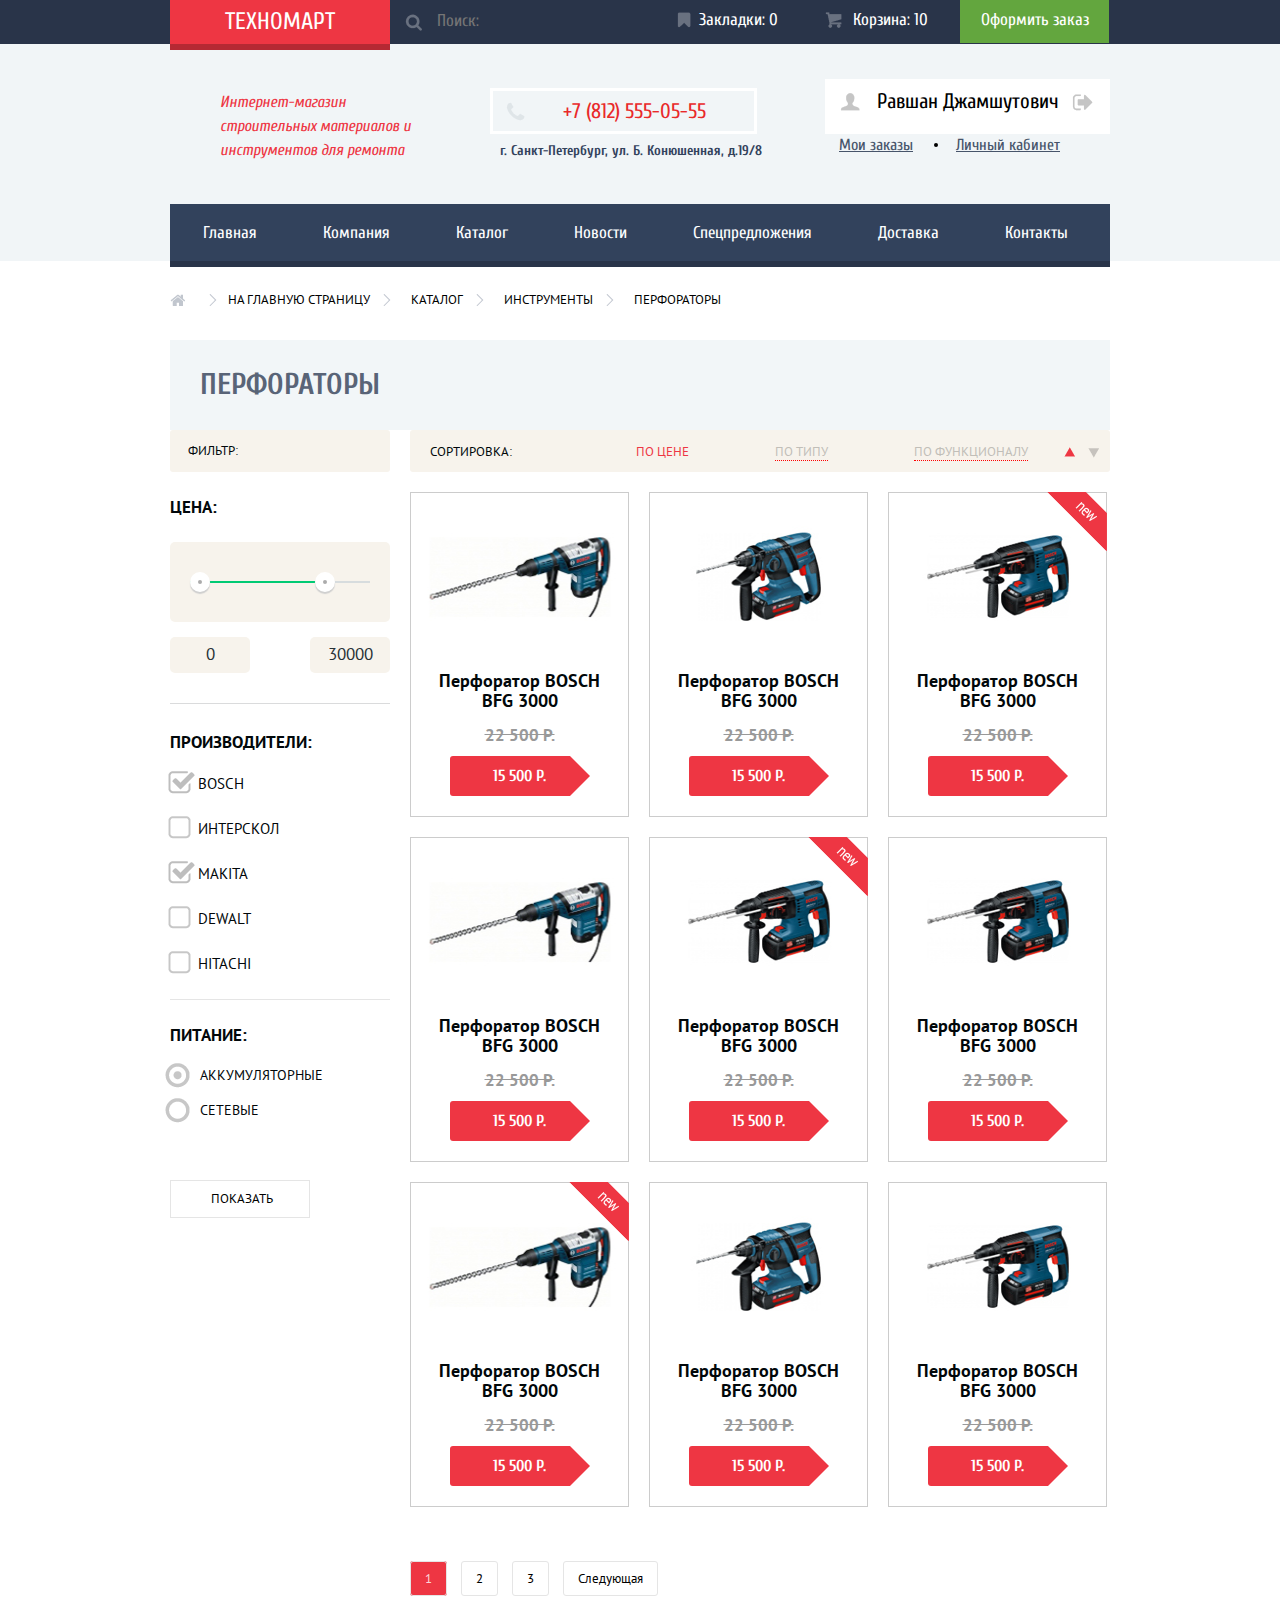
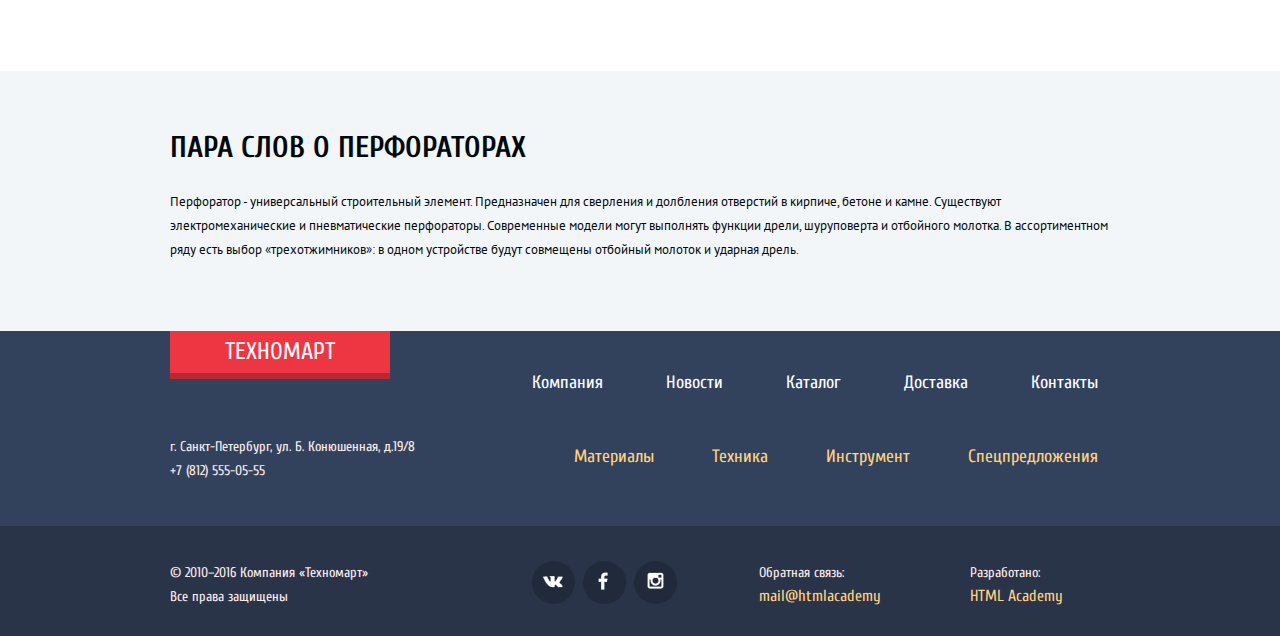
<file: technomart-catalog.html>
<!DOCTYPE html>
<html lang="ru">
    <head>
        <meta charset="UTF-8">
        <title>Каталог Техномарт</title>
        <link rel="stylesheet" href="css/normalize.css">
        <link rel="stylesheet" href="css/style.css">	
		<link href="https://fonts.googleapis.com/css?family=Cuprum:400,400i,700&amp;subset=cyrillic" rel="stylesheet">
        <link href="https://fonts.googleapis.com/css?family=PT+Sans:400,700&amp;subset=cyrillic" rel="stylesheet">
    </head>
    <body>
        <header class="top-header">
            <div class="container clearfix">
                <nav class="top-navigation">
                    <div class="index-logo">
                        <a href="index.html">ТЕХНОМАРТ</a>
                    </div>
                    <form class="search-form" action="https://echo.htmlacademy.ru" method="get">
                  
                     <input class="search-header" type="search" name="search" placeholder="Поиск:"> 
                        <input class="search-submit" type="submit" name="submit" value=""> 
                       
                    </form>
                    <div class="bookmark">
                        <a class="bookmark-ico" href="#">Закладки: 0</a>
                    </div>
                    <div class="basket">
                        <a class="basket-ico"  href="#">Корзина: 10</a>
                    </div>
                    <div class="checkout">
                        <a class="active-chekout" href="#">Оформить заказ</a>
                    </div>
                </nav>
            </div>
        </header>
        <header class="main-header clearfix">
            <div class="container">
                <div class="description">
                    <p class="header-resume">Интернет-магазин
                        строительных материалов и инструментов 
                        для ремонта
                    </p>
                </div>
                <div class="contacts-header">
                    <span class="phone-num">+7 (812) 555-05-55</span>							
                    <p> г. Санкт-Петербург, ул. Б. Конюшенная, д.19/8</p>
                </div>
                <div class="user-block">
                    <div class="user-name">
                        <a class="main-name" href="#">Равшан Джамшутович</a>
                        <a class="logout" href="#">Выйти</a>
                    </div>
                    <div class="user-point">
                        <a class="orders" href="#">Мои заказы</a>
                        <a class="personal-area" href="#">Личный кабинет</a>
                    </div>
                </div>
                <nav class="main-navigation">
                    <ul>
                        <li><a href="../210414-technomart/index.html">Главная</a></li>
                        <li><a href="#">Компания</a></li>
                        <li><a href="#">Каталог</a></li>
                        <li><a href="#">Новости</a></li>
                        <li><a href="#">Спецпредложения</a></li>
                        <li><a href="#">Доставка</a></li>
                        <li><a href="#">Контакты</a></li>
                    </ul>
                </nav>
            </div>
        </header>
        <div class="container clearfix">
            <div class="breadcrumbs">
                <a href=""></a>
                <a href="../210414-technomart/index.html">На главную страницу</a>
                <a href="#">Каталог</a>
                <a href="#">Инструменты</a>
                <a href="#">Перфораторы</a>	
            </div>
            <div class="popular-goods-catalog">
                <h3 class="catalog-title">Перфораторы</h3>
            </div>
        </div>
        <div class="container">
            <div class="sort-choice-column">
                <div class="filter-catalog">
                <form action="https://echo.htmlacademy.ru" method="GET">
                    <div class="filter-title">Фильтр:</div>
                    <div class="price-title">Цена:</div>
                             <div class="range-filter">
                            <div class="range-controls">
                                <div class="scale">
                                    <div class="bar"></div>
                                </div>
                                <div class="toggle toggle-min"></div>
                                <div class="toggle toggle-max"></div>
                            </div>
                            <div class="price-controls">
                                <label class="min-price">  <input name="min-price" type="text" value="0"></label>
                                <label class="max-price"> <input name="max-price" type="text" value="30000"></label>
                            </div>
                        </div>
                    
                    <div class="choice-makers">
                        <h3>Производители:</h3>
                        
                       
                                    <input class="makers-checkbox" type="checkbox" name="BOSCH" value="choice1" id="bosch" checked>
                                    <label class="makers-title" for="bosch"><span class="checkbox-choiced"></span>BOSCH</label>
                           
                           
                                    <input  class="makers-checkbox" type="checkbox" name="ИНТЕРСКОЛ" value="choice2" id="interskol">
                                    <label class="makers-title" for="interskol"><span class="checkbox-choiced"></span>ИНТЕРСКОЛ</label>
                           
                          
                                    <input class="makers-checkbox" type="checkbox" name="MAKITA" value="choice3" id="makita" checked>
                                    <label class="makers-title" for="makita"><span class="checkbox-choiced">MAKITA</span></label>
                                
                               
                                    <input class="makers-checkbox" type="checkbox" name="DEWALT" value="choice4" id="dewalt">
                                    <label class="makers-title" for="dewalt"><span class="checkbox-choiced">DEWALT</span></label>
                           
                                    <input class="makers-checkbox" type="checkbox" name="HITACHI" value="choice5" id="hitachi">
                                    <label class="makers-title" for="hitachi"><span class="checkbox-choiced">HITACHI</span></label>
                      
                        
                    </div>
                    <div class="choice-battery">
                        <h3>Питание:</h3>
                      
                            
                                    <input class="battery-radio" type="radio" name="battery" value="a1" id="battery-a1" checked>
                                    <label class="battery-text" for="battery-a1"><span class="battery-choiced"></span>Аккумуляторные</label> 
                                
                                    <input class="battery-radio" type="radio" name="battery" value="a2" id="battery-a2">
                                    <label class="battery-text" for="battery-a2"><span class="battery-choiced"></span>Сетевые</label>
                                          </div>             
                            	
								<input class="show-results-btn" type="submit" value="Показать">
						                   
				</form>	
                </div>
            </div>
        </div>
       
        <div class="container clearfix">
            <div class="gallery-of-goods">
                <div class="sort">
                    <span>Сортировка:</span>
                    <a class="sort-gallery active-sort" href="">По цене</a>
                    <a class="sort-gallery" href="">По типу</a>
                    <a class="sort-gallery"  href="">По функционалу</a>
                    <a class="sort-plus" href="">Вверх</a>
                    <a class="sort-minus"  href="">Вниз</a>
                </div>
            </div>
            <div class="catalog-items">
                <div class="catalog-item">
                    <div class="flag">Новинка</div>
                    <div class="actions">
                        <a href="#" class="catalog-item-buy">Купить</a>
                        <a href="#" class="catalog-item-bookmark">В закладки</a>
                    </div>
                    <div class="image"><img width="216" height="168" src="img/tool-1-1.jpg" alt="Перфоратор BOSCH BGF 3000"></div>
                    <div class="title">Перфоратор BOSCH BFG 3000</div>
                    <div class="discount">22 500 P. </div>
                    <div class="price">15 500 P. </div>
                </div>
                <div class="catalog-item">
                    <div class="flag">Новинка</div>
                    <div class="actions">
                        <a href="#" class="catalog-item-buy">Купить</a>
                        <a href="#" class="catalog-item-bookmark">В закладки</a>
                    </div>
                    <div class="image"><img width="216" height="168" src="img/tool-1-2.jpg" alt="Перфоратор BOSCH BGF 3000"></div>
                    <div class="title">Перфоратор BOSCH BFG 3000</div>
                    <div class="discount">22 500 P. </div>
                    <div class="price">15 500 P. </div>
                </div>
                <div class="catalog-item">
                    <div class="flag flag-new">Новинка</div>
                    <div class="actions">
                        <a href="#" class="catalog-item-buy">Купить</a>
                        <a href="#" class="catalog-item-bookmark">В закладки</a>
                    </div>
                    <div class="actions">
                        <a href="#" class="catalog-item-buy">Купить</a>
                        <a href="#" class="catalog-item-bookmark">В закладки</a>
                    </div>
                    <div class="image"><img width="216" height="168" src="img/tool-1-3.jpg" alt="Перфоратор BOSCH BGF 3000"></div>
                    <div class="title">Перфоратор BOSCH BFG 3000</div>
                    <div class="discount">22 500 P. </div>
                    <div class="price">15 500 P. </div>
                </div>
                <div class="catalog-item">
                    <div class="flag">Новинка</div>
                    <div class="actions">
                        <a href="#" class="catalog-item-buy">Купить</a>
                        <a href="#" class="catalog-item-bookmark">В закладки</a>
                    </div>
                    <div class="image"><img width="216" height="168" src="img/tool-1-1.jpg" alt="Перфоратор BOSCH BGF 3000"></div>
                    <div class="title">Перфоратор BOSCH BFG 3000</div>
                    <div class="discount">22 500 P. </div>
                    <div class="price">15 500 P. </div>
                </div>
                <div class="catalog-item">
                    <div class="flag flag-new">Новинка</div>
                    <div class="actions">
                        <a href="#" class="catalog-item-buy">Купить</a>
                        <a href="#" class="catalog-item-bookmark">В закладки</a>
                    </div>
                    <div class="image"><img width="216" height="168" src="img/tool-1-3.jpg" alt="Перфоратор BOSCH BGF 3000"></div>
                    <div class="title">Перфоратор BOSCH BFG 3000</div>
                    <div class="discount">22 500 P. </div>
                    <div class="price">15 500 P. </div>
                </div>
                <div class="catalog-item">
                    <div class="flag">Новинка</div>
                    <div class="actions">
                        <a href="#" class="catalog-item-buy">Купить</a>
                        <a href="#" class="catalog-item-bookmark">В закладки</a>
                    </div>
                    <div class="image"><img width="216" height="168" src="img/tool-1-3.jpg" alt="Перфоратор BOSCH BGF 3000"></div>
                    <div class="title">Перфоратор BOSCH BFG 3000</div>
                    <div class="discount">22 500 P. </div>
                    <div class="price">15 500 P. </div>
                </div>
                <div class="catalog-item">
                    <div class="flag flag-new">Новинка</div>
                    <div class="actions">
                        <a href="#" class="catalog-item-buy">Купить</a>
                        <a href="#" class="catalog-item-bookmark">В закладки</a>
                    </div>
                    <div class="image"><img width="216" height="168" src="img/tool-1-1.jpg" alt="Перфоратор BOSCH BGF 3000"></div>
                    <div class="title">Перфоратор BOSCH BFG 3000</div>
                    <div class="discount">22 500 P. </div>
                    <div class="price">15 500 P. </div>
                </div>
                <div class="catalog-item">
                    <div class="flag">Новинка</div>
                    <div class="actions">
                        <a href="#" class="catalog-item-buy">Купить</a>
                        <a href="#" class="catalog-item-bookmark">В закладки</a>
                    </div>
                    <div class="image"><img width="216" height="168" src="img/tool-1-2.jpg" alt="Перфоратор BOSCH BGF 3000"></div>
                    <div class="title">Перфоратор BOSCH BFG 3000</div>
                    <div class="discount">22 500 P. </div>
                    <div class="price">15 500 P. </div>
                </div>
                <div class="catalog-item">
                    <div class="flag">Новинка</div>
                    <div class="actions">
                        <a href="#" class="catalog-item-buy">Купить</a>
                        <a href="#" class="catalog-item-bookmark">В закладки</a>
                    </div>
                    <div class="image"><img width="216" height="168" src="img/tool-1-3.jpg" alt="Перфоратор BOSCH BGF 3000"></div>
                    <div class="title">Перфоратор BOSCH BFG 3000</div>
                    <div class="discount">22 500 P. </div>
                    <div class="price">15 500 P. </div>
                </div>
            </div>
            <div class="pages">
                <a class="active-page" href="#">1</a>
                <a href="#">2</a>
                <a href="#">3</a>
                <a href="#">Следующая</a>
            </div>
        </div>
        <div class="goods-column">
            <div class="container">
                <h3>ПАРА СЛОВ О ПЕРФОРАТОРАХ</h3>
                <p>Перфоратор - универсальный строительный элемент. Предназначен для сверления и долбления отверстий в кирпиче, бетоне и камне. Существуют электромеханические и пневматические перфораторы. Современные модели могут выполнять функции дрели, шуруповерта и отбойного молотка. В ассортиментном ряду есть выбор «трехотжимников»: в одном устройстве будут совмещены отбойный молоток и ударная дрель. </p>
            </div>
        </div>
        <footer class="footer-higher clearfix">
            <div class="container">
                <div class="index-logo">
                    <p>ТЕХНОМАРТ</p>
                </div>
                <nav class="footer-navigation">
                    <ul>
                        <li><a href="#">Компания</a></li>
                        <li><a href="#">Новости</a></li>
                        <li><a href="#">Каталог</a></li>
                        <li><a href="#">Доставка</a></li>
                        <li><a href="#">Контакты</a></li>
                    </ul>
                </nav>
                <div class="footer-adress">
                    г. Санкт-Петербург, ул. Б. Конюшенная, д.19/8 <br>
                    +7 (812) 555-05-55							
                </div>
                <nav class="footer-navigation-goods">
                    <ul>
                        <li><a class="nav-bottom" href="#">Материалы</a></li>
                        <li><a class="nav-bottom" href="#">Техника</a></li>
                        <li><a class="nav-bottom" href="#">Инструмент</a></li>
                        <li><a class="nav-bottom" href="#">Спецпредложения</a></li>
                    </ul>
                </nav>
            </div>
        </footer>
        <footer class="footer-bottom clearfix">
            <div class="container">
                <div class="site-name">
                    © 2010–2016 Компания «Техномарт» <br>
                    Все права защищены
                </div>
                <div class="footer-social">          			
                    <a class="social-btn social-btn-vk" href="#">Вконтакте</a>
                    <a class="social-btn social-btn-fb" href="#">Фейсбук</a>
                    <a class="social-btn social-btn-inst" href="#">Инстаграм</a>
                </div>
                <div class="connection">
                    <p class="footer-info">Обратная связь:</p>
                    <a href="#" class="btn">mail@htmlacademy</a>
                </div>
                <div class="footer-copyright">
                    <p class="footer-info">Разработано:</p>
                    <a class="btn" href="https://htmlacademy.ru">HTML Academy</a>
                </div>
            </div>
        </footer>
        <div class="modal-content">

			<div class="item-added-to-basket">
				<button class="window-close-button" title="Close" type="reset">Закрыть</button>
				<div class="notice clearfix">				
				<span class="mark"></span>
				<span class="notification-text">Товар добавлен в корзину!</span>
			</div>
			
			<div class="notification-buttons">				
				<a href="#" class="make-order">Оформить заказ</a>
				<a href="catalog.html" class="do-shopping">Продолжить покупки</a>
			
			</div>	
			</div>
					
		</div>	
			
	
	</body>
</html>
</file>
<file: css/style.css>
body {
  font-size: 14px;
  line-height: 24px;
  font-family: "Cuprum", "Arial", sans-serif;
  color: #01070a;
  min-width: 960px;
  background: white;
}

.clearfix::after {
  content: "";
  display: table;
  clear: both;
}


/*div, article, a { 
outline: 1px solid red; 
}*/

.sprite {
  background-image: url("../img/sprite.png");
  background-repeat: no-repeat;
  display: block;
}

.sprite--icon-bookmark-white {
  width: 14px;
  height: 16px;
  background-position: -10px -10px;
}

.sprite-basket-layer {
  width: 59px;
  height: 72px;
  background-position: -10px -46px;
}

.sprite-delivery-car {
  width: 78px;
  height: 63px;
  background-position: -10px -138px;
}

.sprite-icon-basket {
  width: 17px;
  height: 16px;
  background-position: -10px -221px;
}

.sprite-icon-basket-white {
  width: 17px;
  height: 16px;
  background-position: -10px -257px;
}

.sprite-icon-bookmark {
  width: 14px;
  height: 16px;
  background-position: -10px -293px;
}

.sprite-icon-check-off {
  width: 23px;
  height: 23px;
  background-position: -10px -329px;
}

.sprite-icon-check-off-filter {
  width: 23px;
  height: 23px;
  background-position: -10px -372px;
}

.sprite-icon-check-on {
  width: 27px;
  height: 23px;
  background-position: -10px -415px;
}

.sprite-icon-check-on-active {
  width: 27px;
  height: 23px;
  background-position: -10px -458px;
}

.sprite-icon-check-on-filter {
  width: 27px;
  height: 23px;
  background-position: -10px -501px;
}

.sprite-icon-circle-dot-filter {
  width: 25px;
  height: 25px;
  background-position: -10px -544px;
}

.sprite-icon-circle-filter {
  width: 25px;
  height: 25px;
  background-position: -10px -589px;
}

.sprite-icon-down-dir {
  width: 11px;
  height: 10px;
  background-position: -10px -634px;
}

.sprite-icon-down-dir-dark {
  width: 11px;
  height: 10px;
  background-position: -10px -664px;
}

.sprite-icon-facebook-copy {
  width: 10px;
  height: 18px;
  background-position: -10px -694px;
}

.sprite-icon-home {
  width: 15px;
  height: 12px;
  background-position: -10px -732px;
}

.sprite-icon-instagramm-copy {
  width: 17px;
  height: 17px;
  background-position: -10px -764px;
}

.sprite-icon-left {
  width: 22px;
  height: 40px;
  background-position: -10px -801px;
}

.sprite-icon-login {
  width: 20px;
  height: 17px;
  background-position: -10px -861px;
}

.sprite-icon-login-dark {
  width: 20px;
  height: 17px;
  background-position: -10px -898px;
}

.sprite-icon-logout {
  width: 21px;
  height: 17px;
  background-position: -10px -935px;
}

.sprite-icon-logout-dark {
  width: 21px;
  height: 17px;
  background-position: -10px -972px;
}

.sprite-icon-phone {
  width: 19px;
  height: 19px;
  background-position: -10px -1009px;
}

.sprite-icon-right {
  width: 22px;
  height: 40px;
  background-position: -10px -1048px;
}

.sprite-icon-right-catalog {
  width: 8px;
  height: 12px;
  background-position: -10px -1108px;
}

.sprite-icon-search {
  width: 17px;
  height: 17px;
  background-position: -10px -1140px;
}

.sprite-icon-search-red {
  width: 17px;
  height: 17px;
  background-position: -10px -1177px;
}

.sprite-icon-up-dir {
  width: 11px;
  height: 10px;
  background-position: -10px -1214px;
}

.sprite-icon-up-dir-dark {
  width: 11px;
  height: 10px;
  background-position: -10px -1244px;
}

.sprite-icon-user {
  width: 20px;
  height: 18px;
  background-position: -10px -1274px;
}

.sprite-icon-user-dark {
  width: 20px;
  height: 18px;
  background-position: -10px -1312px;
}

.sprite-icon-vk-copy {
  width: 20px;
  height: 12px;
  background-position: -10px -1350px;
}

.sprite-new-flag {
  width: 60px;
  height: 59px;
  background-position: -10px -1382px;
}

.sprite-sort-red-down {
  width: 9px;
  height: 9px;
  background-position: -10px -1461px;
}

.sprite-sort-up-red {
  width: 11px;
  height: 10px;
  background-position: -10px -1490px;
}

.sprite-tool-nav-1 {
  width: 44px;
  height: 65px;
  background-position: -10px -1520px;
}

.sprite-tool-nav-2 {
  width: 78px;
  height: 62px;
  background-position: -10px -1605px;
}

.sprite-tool-nav-3 {
  width: 75px;
  height: 61px;
  background-position: -10px -1687px;
}

.container {
  width: 940px;
  margin: 0 auto;
}

.top-header {
  color: #f8f8f8;
  background-color: #293449;
  font-size: 0px;
  min-height: 42px;
}

.index-logo {

  float: left;
  width: 220px;
  min-height: 40px;
  background-color: #ee3643;
  text-align: center;
  box-shadow: rgba(0 0 0 0.5);
  box-shadow: 0px 6px 0px 0px #b52933;
}

.index-logo:hover {
  background-color: #ca2c37;
}

.index-logo:active {
  background-color: #ba2732;
}

.index-logo p {
  color: white;
  font-size: 24px;
  line-height: 24px;
  margin-bottom: 0px;
  margin-top: 0px;
  padding: 9px;
  box-shadow: 0px 6px 0px 0px #b52933;
  text-transform: uppercase;
}

.index-logo a {
	display: block;
  color: white;
  font-size: 24px;
  line-height: 24px;
  margin-bottom: 0px;
  margin-top: 0px;
  padding: 10px;
  text-decoration: none;
  text-transform: uppercase;
}

.search-form {
  width: 260px;
  position: relative;
  display: inline-block;
  font-size: 16px;
  line-height: 20px;
  vertical-align: top;
  margin-right: 18px;
  background-color: #293449;
  text-decoration: none;
}

.search-submit {
	position: absolute;
  border: none;
  outline: none;
}

input.search-submit {
  content: "";
  position: absolute;
  top: 14px;
  left: 15px;
  width: 20px;
  height: 20px;
  text-align: center;
  background: transparent url("../img/sprite.png") no-repeat;
  opacity: 0.3;
  background-position: -10px -1140px;
}

.search-header:focus {
	z-index: 100px;
	 background-position: -10px -1177px;
}

 .search-header:focus+input.search-submit{
 	  position: absolute;
  top: 13px;
  left: 15px;
  background-color: inherit;
  background-image: url("../img/sprite.png");
  opacity: 1;
  background-repeat: no-repeat;
  width: 17px;
  height: 17px;
     background-position: -10px -1140px;
  border:none;
 }

 .search-header:focus::before{                            
     background-position: -10px -1177px;
    background-color: white;
}



.search-header {
  width: 260px;
  min-height: 41px;
  padding-left: 47px;
  font-family: "Cuprum", "Arial", sans-serif;
  font-size: 17px;
  outline: none;
  background-color: #293449;
  border: none;
}

.search-header:hover {
  color: white;
}

.search-header:focus {
  background-color: #ffffff;
}

.bookmark {
  position: relative;
  display: inline-block;
  font-size: 16px;
  line-height: 20px;
  vertical-align: top;
  color: #ffffff;
  text-decoration: none;
}

.bookmark:hover {
  background-color: #212a3a;
}

.bookmark:active {
  background-color: #161d29;
}

.bookmark-ico::before {
  content: "";
  position: absolute;
  top: 12px;
  left: 9px;
  width: 18px;
  height: 18px;
  background: transparent url("../img/sprite.png") no-repeat;
  opacity: 0.3;
  background-position: -10px -10px;
}

.bookmark-ico:hover::before {
  background-position: -10px -293px;
  opacity: 100;
}

.bookmark:active {
  opacity: 0.3;
}

.basket {
  position: relative;
  display: inline-block;
  font-size: 16px;
  line-height: 20px;
  vertical-align: top;
  color: #ffffff;
  text-decoration: none;
}

.basket:hover {
  background-color: #212a3a;
}

.basket:active {
  background-color: #161d29;
}

.basket .basket-ico::before {
  content: "";
  position: absolute;
  top: 12px;
  left: 17px;
  width: 18px;
  height: 18px;
  background: transparent url("../img/sprite.png") no-repeat;
  opacity: 0.3;
  background-position: -10px -221px;
}

.basket-ico:hover::before {
  opacity: 100;
  background-position: -10px -257px;
}

.basket:active {
  opacity: 0.3;
}

.checkout {
  position: relative;
  display: inline-block;
  font-size: 16px;
  line-height: 20px;
  vertical-align: top;
  color: #ffffff;
  text-decoration: none;
  background-color: #63a63e;
}

.checkout:hover {
  background-color: #5fbb2d;
}

.checkout:active {
  background-color: #518534;
  opacity: 0.9;
}

.checkout .active-chekout {
  background-color: #63a63e;
}

.bookmark a {
  float: left;
  min-width: 140px;

  padding-top: 11px;
  padding-bottom: 14px;
  text-align: center;
  font-size: 17px;
  line-height: 18px;
  color: #ffffff;
  text-decoration: none;
}

.basket a {
  float: left;
  min-width: 140px;
  
  padding-top: 11px;
  padding-left: 12px;

  padding-bottom: 14px;
  text-align: center;
  font-size: 17px;
  line-height: 18px;
  color: #ffffff;
  text-decoration: none;
}

.checkout a {
  float: right;
  min-width: 140px;
  padding-top: 11px;
  padding-bottom: 14px;
  padding-left: 5px;
  padding-right: 4px;
  text-align: center;
  font-size: 17px;
  line-height: 18px;
  color: #ffffff;
  text-decoration: none;
}

.description {
  float: left;
  width: 300px;
  min-height: 103px;
  padding-top: 41px;
  
  margin-right: 20px;
  clear: both;
  
}

.description .header-resume {
  padding-right: 50px;
  padding-left: 50px;
  font-size: 16px;
  margin-top: 5px;
  font-style: italic;
  color: #ee3643;
}

.main-header {
  min-height: 160px;
  clear: both;
  background: #f1f5f7;
  margin-bottom: 25px;
}

.contacts-header {
  float: left;
  min-width: 300px;
  min-height: 12px;
  text-align: center;
  margin-top: 30px;
  margin-right: 10px;
  padding-top: 5px;
  padding-bottom: 5px;
}

.contacts-header .phone-num {
  border: 3px solid #ffffff;
  padding-left: 70px;
  padding-bottom: 10px;
  padding-top: 10px;
  padding-right: 48px;
      margin-right: 38px;
      margin-top: 9px;
  font-size: 21px;
  color: #e9292a;
}

.phone-num {
  position: relative;
  display: inline-block;
  font-size: 16px;
  line-height: 20px;

  vertical-align: top;
  color: #ffffff;
  text-decoration: none;
}

.phone-num::before {
  content: "";
  position: absolute;
  top: 11px;
  left: 13px;
  width: 23px;
  height: 23px;
  background: transparent url("../img/sprite.png") no-repeat;
  opacity: 0.3;
}

.phone-num::before {
  background-position: -10px -1009px;
}

.contacts-header p {
  color: #32425c;
  font-size: 14px;
  line-height: 24px;
  margin-top: 5px;
  margin-right: 24px;
  font-family: "Cuprum", "Arial", sans-serif;
  font-weight: bold;
}

.user-block {
  position: relative;
  float: right;
  width: 300px;
  min-height: 160px;
}

.user-block a {
  font-size: 21px;
}

.user-block .welcome {
  display: inline-block;
  vertical-align: top;
  margin-top: 45px;
  margin-left: 20px;
  border: 1px solid white;
  color: #000000;
  text-decoration: none;
  background-color: #ffffff;
  padding-top: 12px;
  padding-bottom: 15px;
  padding-left: 25px;
  padding-right: 25px;
}

.welcome {
  position: relative;
  display: inline-block;
  width: 72px;
  font-size: 16px;
  line-height: 20px;
  vertical-align: top;
  text-align: center;
  color: #ffffff;
  text-decoration: none;
}

.welcome:hover {
  color: #ee3643;
}

.welcome:active {
  color: #cacaca;
}

.welcome::before {
  content: "";
  position: absolute;
  top: 14px;
  left: 9px;
  width: 23px;
  height: 23px;
  background: transparent url("../img/sprite.png") no-repeat;
}

.welcome::before {
  background-position: -10px -861px;
}

.welcome:hover::before {
  background-position: -10px -898px;
}

.registration {
  display: inline-block;
  vertical-align: top;
  width: 93px;
  min-height: 20px;
  border: 1px solid white;
  color: #000000;
  text-decoration: none;
  margin-top: 45px;
  margin-left: 5px;
  background-color: #ffffff;
  padding-right: 25px;
  padding-top: 10px;
  padding-left: 25px;
  padding-bottom: 13px;
}

.registration:hover {
  color: #ee3643;
}

.registration:active {
  color: #cacaca;
}

.main-name {
  position: relative;
  float: right;
  width: 285px;
  min-height: 45px;
  margin-top: 35px;
  background: #ffffff;
  text-align: center;
  padding-top: 10px;
  text-decoration: none;
  color: #000000;
}

.main-name::before {
  content: "";
  position: absolute;
  top: 14px;
  left: 15px;
  width: 23px;
  height: 23px;
  background: transparent url("../img/sprite.png") no-repeat;
  background-position: -10px -1274px;
}

.main-name:hover::before {
  background-position: -10px -1312px;
  color: #000000;
}

.main-name:active {
  opacity: 0.3;
}

.user-block .logout {
  font-size: 0px;
}

.logout::before {
  content: "";
  position: absolute;
  top: 50px;
  right: 15px;
  width: 23px;
  height: 23px;
  background: transparent url("../img/sprite.png") no-repeat;
  background-position: -10px -935px;
}

.logout:hover::before {
  background-position: -10px -972px;
}

.user-block a:active {
  opacity: 0.5;
}

.user-point {
  margin: 0;
  padding: 0;
  list-style: none;
}

.user-point a {
  position: relative;
  color: #47546a;
  font-size: 16px;
  line-height: 18px;
  display: inline;
  padding-right: 10px;
  margin-left: 29px;
}

.user-point a:hover {
  color: red;
}

.user-point a:active {
  color: #32425c;
  opacity: 0.5;
}

.user-point a:after {
  content: "";
  position: absolute;
  top: 7px;
  margin-left: 21px;
  width: 4px;
  height: 4px;
  border-radius: 50%;
  background: black;
}

.user-point .personal-area:after {
  display: none;
}

.main-navigation {
  clear: both;
  font-size: 0;
  background-color: #32425c;
  box-shadow: 0px 6px 0px 0px #293449;
}

.main-navigation a {
  float: left;
  background-color: #32425c;
  color: #fcfeff;
  text-decoration: none;
  display: block;
  padding: 20px 33px;
}

.main-navigation a:active {
  color: #a8abaf;
}

.main-navigation ul {
  margin: 0;
  padding: 0;
  list-style: none;
  font-size: 0px;
  clear: both;
}

.main-navigation li {
  display: inline-block;
  font-size: 17px;
  line-height: 17px;
  vertical-align: top;
}

.main-navigation a:hover {
  background: #293449;
}

.category {
  position: relative;
  margin-top: 50px;
  margin-bottom: 50px;
}

.category-item {
  float: left;
  min-width: 280px;
  min-height: 83px;
  padding-bottom: 17px;
  padding-left: 20px;
  margin-right: 20px;
  display: inline-block;
  vertical-align: top;
  position: relative;
}

.category-item h2 {
  font-size: 24px;
  line-height: 30px;
  font-weight: bold;
}

.category-item:after {
  content: "";
  position: absolute;
  top: 60%;
  right: 33%;
  transform: translate(100%, -50%);
  background-image: url("../img/sprite.png");
  background-repeat: no-repeat;
  width: 80px;
  height: 70px;
  background-position: -10px -1520px;
}

.materials::before {
  position: absolute;
  content: "";
  text-indent: -10000px;
  top: 0px;
  right: 0px;
  width: 60px;
  height: 60px;
  background: url("../img/sprite.png") no-repeat;
  background-position: -10px -1382px;
  z-index: 20;
}

.tool:after {
  background-position: -10px -1687px;
  z-index: 30;
}

.build:after {
  background-position: -10px -1605px;
}

.sale:after {
  background-position: -10px -46px;
}

.delivery-free:after {
  background-position: -10px -138px;
}

.category-item:nth-child(3) {
  margin-right: 0px;
}

.category-item:nth-child(5), .category-item:nth-child(6) {
  margin-right: 0px;
  margin-left: 20px;
  margin-top: 20px;
}

.materials, .delivery-free {
  background: #f6b22d;
}

.tool {
  background: #4aafde;
}

.build {
  background: #cc79d1;
}

.sale {
  background: #85d179;
}

.category-item .tool {
  background: #4aafde;
}

.category a {
  color: white;
  min-width: 95px;
  display: inline-block;
  vertical-align: top;
  font-size: 14px;
  line-height: 18px;
  text-decoration: none;
  padding: 10px 20px;
  border-radius: 4px;
  background: rgba(0, 0, 0, 0.1);
}

.category a:hover {
  background-color: rgba(0, 0, 0, 0.2);
}

.category a:active {
  background-color: rgba(0, 0, 0, 0.3);
}

.category h2 {
  color: white;
}

.slider {
  position: relative;
  float: left;
  min-width: 620px;
  min-height: 266px;
  margin-top: 20px;
  padding: 0px;
}

.slider h3 {
  margin: 0;
  margin-top: 30px;
  margin-bottom: 0;
  padding-left: 25px;
  color: #fff;
  font-size: 36px;
  line-height: 30px;
  font-family: "Cuprum", "Arial", sans-serif;
  text-transform: uppercase;
  font-weight: bold;
}

.slider p {
  font-family: "PT Sans", "Arial", sans-serif;
  font-size: 18px;
  line-height: 24px;
  color: white;
  padding-top: 10px;
  padding-left: 25px;
  margin: 0px;
}

.slider a {
  position: absolute;
  top: 205px;
  width: 195px;
  padding-bottom: 10px;
  padding-top: 10px;
  font-size: 14px;
  font-style: normal;
  line-height: 18px;
  text-transform: uppercase;
  color: #fff;
  text-decoration: none;
  text-align: center;
  display: block;
  border-radius: 3px;
  background-color: #ee3643;
  margin-left: 24px;
}

.slider a:hover {
  background-color: #ca2c37;
}

.slider a:active {
  background-color: #ca2c37;
}

.slider input {
  position: absolute;
  top: 280px;
  left: 50px;
  margin-right: 20px;
  display: none;
}

.slider-controls {
  position: absolute;
  min-width: 35px;
  min-height: 10px;
  top: 212px;
  left: 282px;
  z-index: 2;
}

.slider-controls label {
  display: inline-block;
  position: relative;
  width: 6px;
  height: 6px;
  border-radius: 5px;
  border: 2px solid #fff;
  background-color: #fff;
  margin-left: 10px;
}

label.punchers::before {
  position: absolute;
  content: "";
  background: url("../img/sprite.png") no-repeat;
  width: 22px;
  height: 40px;
  bottom: 73px;
  right: 255px;
  background-position: -10px -801px;
}

label.drills::before {
  position: absolute;
  content: "";
  background: url("../img/sprite.png") no-repeat;
  width: 22px;
  height: 40px;
  bottom: 73px;
  left: 260px;
  background-position: -10px -1048px;
}

#punchers:checked~ .slider-controls>.punchers, #drills:checked~ .slider-controls>.drills {
  background-color: #ee3643;
}

.category-slider>div {
  position: absolute;
  width: 620px;
  height: 265px;
  display: none;
  box-sizing: border-box;
  padding-left: 24px;
}

.category-slider .punchers-slider {
  background: url("../img/punchers-slider.jpg");
}

.category-slider .drills-slider {
  background: url("../img/drills-slider.jpg");
}

#punchers:checked~ .category-slider>.punchers-slider, #drills:checked~ .category-slider>.drills-slider {
  display: block;
}

.popular-header {
  clear: both;
  background: #f7f3ec;
  min-height: 90px;
  margin-bottom: 20px;
}

.popular-header-caption {
  float: left;
  font-size: 30px;
  line-height: 30px;
  padding-left: 30px;
  font-weight: normal;
}

.all-popular-goods {
  float: right;
  min-width: 250px;
  min-height: 10px;
  padding: 10px 0px;
  margin: 25px;
  color: white;
  background: #ee3643;
  border-radius: 3px;
  text-align: center;
  text-decoration: none;
}

.all-popular-goods:hover {
  background-color: #ca2c37;
}

.all-popular-goods:active {
  background-color: #ca2c37;
}

.makers {
  float: left;
  margin-right: 19px;
  margin-bottom: 20px;
  width: 218px;
  min-height: 143px;
  text-align: center;
  border: 1px solid #e5e5e5;
  background: #ffffff;
}

.makers:hover {
  box-shadow: 0px 10px 25px 0px rgba(41, 52, 73, 0.3);
  background: white;
  border: 1px solid white;
}

.makers:active {
  box-shadow: 0px 4px 10px 0px #293449;
  opacity: 0.3;
}

.makers:nth-child(4n) {
  margin-right: 0px;
}

.point {
  vertical-align: middle;
  margin: 23px 0;
  line-height: 140px;
}

.popular-goods {
  margin-bottom: 20px;
}

.catalog-items-index {
  float: left;
  width: 940px;
  min-height: 320px;
  font-size: 0;
}

.services {
  min-height: 400px;
  margin-bottom: 80px;
  margin-top: 85px;
  background-color: #f2f6f8;
  padding-top: 67px;
  padding-bottom: 50px
}

.services h2 {
  font-size: 30px;
  line-height: 24px;
  font-weight: normal;
  text-transform: uppercase;
  margin: 0;
  margin-bottom: 27px;
}

.services p {
  font-family: "PT Sans", "Arial", sans-serif;
  font-size: 13px;
  line-height: 24px;
  padding-left: 4px;
}

.services-introduction {
  min-height: 100px;
  margin-bottom: 63px;
}

.service-information-menu ul {}

.service-information-menu li {
  list-style: none;
  font-size: 21px;
  line-height: 30px;
  font-weight: bold;
  margin: 0;
  border-bottom: 1px solid #293449;
  border-top: 1px solid #405069;
}

.service-information-menu a {
  display: block;
  text-decoration: none;
  padding: 16px 22px;
  color: #fff;
  font-size: 21px;
  line-height: 30px;
  font-weight: bold;
  background-color: #32425c;
}

.service-information {
  position: relative;
  min-height: 235px;
}

.service-information input {
  display: none;
}

.controls {
  position: relative;
  width: 320px;
  float: left;
  padding-right: 80px;
  box-sizing: border-box;
  margin-top: 5px;
}

.controls::before {
  position: absolute;
  content: "";
  top: -40px;
  right: 80px;
  width: 10px;
  height: 272px;
  background-image: url("../img/shadow-service-menu.png");
  background-repeat: no-repeat;
  z-index: 15;
}

.controls label {
  display: block;
  width: 240px;
  text-decoration: none;
  padding: 15px 22px;
  color: #fff;
  font-size: 21px;
  line-height: 30px;
  font-weight: bold;
  background-color: #32425c;
  border-bottom: 1px solid #293449;
  border-top: 1px solid #405069;
  box-sizing: border-box;
  cursor: pointer;
}

.controls label:first-child {
  border-top: 0;
}

.controls label:last-child {
  border-bottom: 0;
}

.controls label:hover {
  background-color: #293449;
}

.service-slider {
  width: 620px;
  float: left;
  min-height: 225px;
}

.service-slider>div {
  position: absolute;
  min-height: 225px;
  opacity: 0;
  width: 620px;
}

#slide1:checked~ .service-slider>.slide1, #slide2:checked~ .service-slider>.slide2, #slide3:checked~ .service-slider>.slide3 {
  display: block;
  opacity: 1;
}

#slide1:checked~ .controls>.for-slide1 {
  /*не работает изменение при выборе пункта слайдера*/
  color: #32425c;
  background-color: #fff;
}

#slide2:checked~ .controls>.for-slide2 {
  color: #32425c;
  background-color: #fff;
}

#slide3:checked~ .controls>.for-slide3 {
  color: #32425c;
  background-color: #fff;
}

.service-information input:checked {}

.service-description {
  position: absolute;
  left: 2px;
  top: 0px;
  z-index: 3;
  width: 300px;
}

.service-description h2 {
  font-size: 36px;
  line-height: 30px;
  text-transform: uppercase;
  color: #32425c;
  margin-bottom: 28px;
  margin-top: 6px;
}

.service-description p {
  margin: 0;
  font-family: "PT Sans", "Arial", sans-serif;
  font-size: 13px;
  line-height: 24px;
  padding-right: 19px;
  color: #000;
  margin-left: -3px;
}

a.service-reguest {
  width: 195px;
  margin-top: 29px;
  padding-bottom: 10px;
  padding-top: 10px;
  font-size: 14px;
  font-style: normal;
  line-height: 18px;
  text-transform: uppercase;
  color: #fff;
  text-decoration: none;
  text-align: center;
  display: block;
  border-radius: 3px;
  background-color: #ee3643;
}

.service-image {
  position: absolute;
  right: 2px;
  top: 30px;
  z-index: 2;
  width: 320px;
  min-height: inherit;
}

.slide1 .service-image {
  width: 468px;
  height: auto;
  background: url("../img/delivery-car-1.png") no-repeat;
}

.slide2 .service-image {
  width: 389px;
  height: auto;
  background: url("../img/guarantee.png") no-repeat;
}

.slide3 .service-image {
  width: 465px;
  height: auto;
  background: url("../img/credit.png") no-repeat;
}

.company-details {
  min-height: 530px;
}

.about-us {
  clear: both;
  float: left;
  width: 540px;
  min-height: 520px;
}

.about-us-point {
  font-size: 30px;
  padding-top: 35px;
  color: #000000;
  text-transform: uppercase;
}

.about-us-text {
  font-size: 13px;
  line-height: 24px;
  padding-right: 20px;
  padding-bottom: 35px;
  font-family: "PT Sans", "Arial", sans-serif;
}

.about-us-features li {
  position: relative;
  list-style-type: none;
  margin-bottom: 20px;
}

.about-us-features li:before {
  content: "";
  position: absolute;
  top: 8px;
  left: -36px;
  width: 25px;
  height: 2px;
  background-color: #fb565a;
}

.contacts-map {
  float: right;
  width: 300px;
  min-height: 530px;
}

.contacts-map p {
  width: 190px;
}

.about-us-features {
  font-size: 18px;
  line-height: 20px;
}

.about-us a {
  float: left;
  width: 220px;
  min-width: 250px;
  padding: 10px 0px;
  margin-top: 35px;
  color: white;
  background: #ee3643;
  border-radius: 3px;
  text-align: center;
  text-decoration: none;
  text-transform: uppercase;
}

.about-us-map {
  display: block;
  margin-bottom: 90px;
}

.find-us {}

.contacts-map .map-btn {
  float: left;
  width: 300px;
  min-width: 250px;
  padding: 10px 0px;
  margin: 0px 0px 25px;
  color: white;
  background: #ee3643;
  border-radius: 3px;
  text-align: center;
  text-decoration: none;
  text-transform: uppercase;
}

.about-company-btn:hover {
	 background-color: #ca2c37;
}

.about-company-btn:active {
	background-color: #ca2c37;
}

.map-btn:hover {
  background-color: #ca2c37;
}

.map-btn:active {
  background-color: #ca2c37;
}



/* Техномарт Каталог*/

.breadcrumbs {
  clear: both;
  display: inline-block;
  margin: 0;
  padding: 0;
  list-style: none;
}

.breadcrumbs a {
  position: relative;
  display: inline-block;
  vertical-align: middle;
  margin-top: 2px;
  font-family: "PT Sans", "Arial", sans-serif;
  font-size: 13px;
  line-height: 18px;
  font-style: normal;
  font-weight: normal;
  text-decoration: none;
  text-transform: uppercase;
  padding: 0px 0px;
  background-color: #fff;
  border: 0;
  color: #000;
  margin-right: 37px;
}

.breadcrumbs a:nth-child(1) {
  font-size: 0;
  margin-right: 39px;
  background-image: url("../img/sprite.png");
  background-repeat: no-repeat;
  width: 15px;
  height: 12px;
  background-position: -10px -732px;
}

.breadcrumbs a:nth-child(1) {
  background-position: -10px -732px;
}

.breadcrumbs a:nth-child(2)::before {
  position: absolute;
  content: "";
  background-image: url("../img/sprite.png");
  background-repeat: no-repeat;
  top: 3px;
  left: -19px;
  width: 8px;
  height: 12px;
  background-position: -10px -1108px;
}

.breadcrumbs a:nth-child(n+3)::before {
  position: absolute;
  content: "";
  background-image: url("../img/sprite.png");
  background-repeat: no-repeat;
  top: 3px;
  left: -28px;
  width: 8px;
  height: 12px;
  background-position: -10px -1108px;
}

.popular-goods-catalog {
  min-height: 90px;
  padding-left: 30px;
  color: #596477;
  background: #f2f6f8;
}

.catalog-title {
  font-size: 30px;
  line-height: 30px;
  padding-top: 30px;
  text-transform: uppercase;
}

.filter-catalog {
  float: left;
  width: 220px;
  min-height: 740px;
  margin-right: 20px;
}

.filter-title {
  min-height: 7px;
  padding-left: 18px;
  padding-top: 12px;
  padding-bottom: 12px;
  font-size: 13px;
  line-height: 18px;
  font-family: "PT Sans", "Arial", sans-serif;
  background: #f7f3ec;
  text-transform: uppercase;
  border-radius: 3px;
}

.price-title {
  font-size: 17px;
  line-height: 30px;
  font-family: "PT Sans", "Arial", sans-serif;
  font-weight: bold;
  padding: 20px 0px;
  text-transform: uppercase;
}

.range-filter {
  width: 240px;
}

.range-controls {
  position: relative;
  height: 41px;
  padding-top: 39px;
  padding-right: 20px;
  padding-left: 20px;
  margin-bottom: 15px;
  margin-right: 20px;
  border-radius: 5px;
  background: #f7f3ec;
}

.range-controls .scale {
  height: 2px;
  background: #d7dcde;
}

.range-controls .bar {
  width: 70%;
  height: 2px;
  background: #00ca74;
}

.range-controls .toggle {
  position: absolute;
  top: 30px;
  left: 0px;
  width: 4px;
  height: 4px;
  cursor: pointer;
  border: 8px solid #fff;
  border-radius: 50%;
  background: #ababab;
  box-shadow: 0 2px 1px 0 #cfcfcf;
}

.range-controls .toggle-min {
  left: 20px;
}

.range-controls .toggle-max {
  left: 145px;
}

.price-controls {
  font-size: 0;
  margin-right: 20px;
  margin-bottom: 30px;
}

.price-controls label {
  font-size: 16px;
  display: inline-block;
  width: 50%;
}

.max-price {
  text-align: right;
}

.price-controls input {
  font-family: "PT Sans", "Arial", sans-serif;
  font-size: 17px;
  width: 60px;
  padding: 8px 10px;
  text-align: center;
  color: #283136;
  border: none;
  border-radius: 5px;
  background: #f7f3ec;
  outline: none;
}

.choice-makers {
  clear: both;
  margin-top: 20px;
  position: relative;
  border-top: 1px solid #dadbdc;
}

.choice-makers h3 {
  font-size: 17px;
  line-height: 30px;
  font-family: "PT Sans", "Arial", sans-serif;
  text-transform: uppercase;
  font-weight: bold;
}

.choice-makers {
  margin: 0px;
  padding: 0px;
}

.choice-makers {
  position: relative;
  text-decoration: none;
  text-transform: uppercase;
  list-style: none;
  margin: 0;
  cursor: pointer;
  padding-top: 6px;
  margin-top: 25px;
  border-bottom:  1px solid #e5e5e5;

}

.choice-makers::before {
  position: absolute;
  content: "";
  border-bottom: 1px solid black;
  border-width: 240px;
}

.checkbox-choiced {
  position: relative;
}

.makers-checkbox {
  display: none;
}

.makers-checkbox+label>.checkbox-choiced::before {
  position: absolute;
  content: "";
  top: -3px;
  left: -30px;
  background-image: url("../img/sprite.png");
  background-repeat: no-repeat;
  width: 23px;
  height: 23px;
  background-position: -10px -372px;
  opacity: 0.9;
}

.makers-checkbox+label>.checkbox-choiced:hover::before {
  background-position: -10px -372px;
}

.makers-checkbox:checked+label>.checkbox-choiced::before {
  position: absolute;
  content: "";
  top: -3px;
  left: -30px;
  background-image: url("../img/sprite.png");
  background-repeat: no-repeat;
  width: 27px;
  height: 23px;
  /*.sprite--icon-check-on*/
  background-position: -10px -458px;
  opacity: 0.9;
}

.makers-checkbox:checked+label>.checkbox-choiced:hover::before {
  background-position: -10px -501px;
}

.makers-checkbox:checked+label>.checkbox-choiced:active::before {
  opacity: 0.3;
}

.makers-title {
  display: block;
  padding-bottom: 25px;
  font-family: "PT Sans", "Arial", sans-serif;
  font-size: 15px;
  line-height: 20px;
  font-style: normal;
  text-transform: uppercase;
  padding-left: 28px;
  cursor: pointer;
}

.makers-checkbox {
  display: none;
}

[type="checkbox"], [type="radio"] {
  box-sizing: border-box;
  padding: 0;
}

.choice-battery input {
  display: none;
}

.choice-battery h3 {
  font-size: 17px;
  line-height: 30px;
  font-family: "PT Sans", "Arial", sans-serif;
  text-transform: uppercase;
  font-weight: bold;
  margin: 0px;
}

.choice-battery {
  text-decoration: none;
  text-transform: uppercase;
  list-style: none;
  margin: 0;
  padding-left: 35px;
  padding-top: 6px;
  padding-bottom: 10px;
  margin-top: 20px;
  
 

}

.choice-battery {
  padding: 0px;
}

.battery-choiced {
  position: relative;
}

.battery-text {
  display: block;
  padding-top: 15px;
  margin-left: 30px;
  font-family: "PT Sans", "Arial", sans-serif;
  font-size: 14px;
  line-height: 20px;
  font-style: normal;
  text-transform: uppercase;
}

.battery-radio+label>.battery-choiced::before {
  position: absolute;
  content: "";
  top: -3px;
  left: -35px;
  background-image: url("../img/sprite.png");
  background-repeat: no-repeat;
  width: 25px;
  height: 25px;
  cursor: pointer;
  background-position: -10px -589px;
  opacity: 0.9;
}

.battery-radio+label>.battery-choiced:hover::before {
  background-position: -10px -589px;
  opacity: 0.3;
}

.battery-radio:checked+label>.battery-choiced::before {
  position: absolute;
  content: "";
  top: -3px;
  left: -35px;
  background-image: url("../img/sprite.png");
  background-repeat: no-repeat;
  width: 25px;
  height: 25px;
  /*.sprite--icon-circle-dot*/
  background-position: -10px -544px;
  opacity: 0.9;
}

.battery-radio:checked+label>.battery-choiced:hover::before {
  background-position: -10px -544px;
}

.battery-radio:checked+label>.battery-choiced:active::before {
  opacity: 0.3;
}

.show-results-btn {
  font-family: "PT Sans", "Arial", sans-serif;
  width: 140px;
  min-height: 12px;
  font-size: 13px;
  line-height: 18px;
  font-style: normal;
  font-weight: normal;
  text-transform: uppercase;
  padding: 9px 40px;
  border: 1px solid #e5e5e5;
  background-color: #fff;
  margin-top: 60px;
}

.sort {
  float: right;
    width: 700px;
    min-height: 32px;
    background: #f7f3ec;
    border-radius: 3px;
    margin-bottom: 20px;
    padding-top: 10px;
}

.sort span {
  font-size: 13px;
  line-height: 18px;
  padding-left: 20px;
  font-family: "PT Sans", "Arial", sans-serif;
  margin-right: 55px;
  text-transform: uppercase;
}

.sort-gallery {
  margin-left: 65px;
  margin-right: 17px;
  font-size: 13px;
  line-height: 18px;
  font-family: "PT Sans", "Arial", sans-serif;
  text-decoration: none;
  color: #c1beb8;
  border-bottom: 1px dotted red;
  text-transform: uppercase;
}

.sort-gallery:hover {
  border-bottom: 1px solid #ee3643;
  color: #000000;
}

.sort-gallery:active {
  color: #ee3643;
  border-bottom: none;
}

.sort .active-sort {
  color: #ee3643;
  border: none;
}

.sort .active-sort:hover {
	border-bottom: 1px solid #ee3643;
	color: black ;
} 

.sort .active-sort:active {
	color: #ee3643;
	border-bottom: none;
}

.sort-plus {
  position: relative;
  display: inline-block;
  font-size: 0px;
  margin-right: 20px;
  vertical-align: top;
  color: #ffffff;
  text-decoration: none;
}

.sort-plus::before {
  content: "";
  position: absolute;
  top: 7px;
  left: 15px;
  width: 18px;
  height: 18px;
  background: transparent url("../img/sprite.png") no-repeat;
}

.sort-plus::before {
  background-position: -10px -1214px;
}

.sort-plus:hover::before {
	 background-position: -10px -1244px;
}

.sort-plus:active::before {
 background-position: -10px -1214px;
}

.sort-minus {
  position: relative;
  display: inline-block;
  font-size: 0px;
  vertical-align: top;
  color: #ffffff;
  text-decoration: none;
}

.sort-minus::before {
  content: "";
  position: absolute;
  top: 8px;
  left: 15px;
  width: 18px;
  height: 18px;
  background: transparent url("../img/sprite.png") no-repeat;
}

.sort-minus::before {
  background-position: -10px -634px;
}

.sort-minus:hover::before {
	 background-position: -10px -664px;
}

.sort-minus:active::before {
	 background-position: -10px -1461px;
}


.catalog-items {
  float: left;
  width: 700px;
  min-height: 990px;
}

.catalog-item {
  position: relative;
  display: inline-block;
  vertical-align: top;
  width: 217px;
  margin-right: 20px;
  margin-bottom: 20px;
  border: 1px solid #ccc;
  line-height: 20px;
  font-weight: bold;
  text-align: center;
}

.catalog-item:nth-child(3n) {
  margin-right: 0;
}

.catalog-item:hover {
  box-shadow: 0px 10px 25px 0px rgba(41, 52, 73, 0.5);
}

.catalog-items-index .catalog-item:nth-child(4n) {
  margin-right: 0;
  margin-left: 21px;
}

.catalog-items {
  font-size: 0;
}

.catalog-item {
  font-size: 16px;
}

.catalog-item .flag {
  position: absolute;
  top: -1px;
  right: -1px;
  width: 60px;
  height: 60px;
  text-indent: -1000px;
  overflow: hidden;
  z-index: 20;
}

.catalog-item .flag-new {
  background: url("../img/new-flag.png") no-repeat 0 0;
}

.catalog-item .actions {
  position: absolute;
  top: 0;
  left: 0;
  width: 216px;
  height: 88px;
  padding: 40px 0;
  background-color: rgba(255, 255, 255, 0.9);
  z-index: 10;
}

.catalog-item .actions .catalog-item-buy {
  display: block;
  width: 129px;
  margin: 0 auto;
  margin-bottom: 7px;
  padding: 7px 0;
  border: 3px solid #63a63e;
  border-bottom-color: #367315;
  background-color: #63a63e;
  color: white;
  font-size: 14px;
  font-weight: normal;
  font-family: "Cuprum", "Arial", sans-serif;
  line-height: 18px;
  text-decoration: none;
  text-transform: uppercase;
  border-radius: 3px;
}

.catalog-item .actions .catalog-item-bookmark {
  display: block;
  width: 129px;
  margin: 0 auto;
  margin-bottom: 7px;
  padding: 7px 0;
  border: 3px solid #63a63e;
  border-bottom-color: #367315;
  background-color: #63a63e;
  color: white;
  font-size: 14px;
  font-weight: normal;
  font-family: "Cuprum", "Arial", sans-serif;
  line-height: 18px;
  text-decoration: none;
  text-transform: uppercase;
  border-radius: 3px;
}


.actions .catalog-item-buy:hover {
	background-color: #5fbb2d;
}

.actions .catalog-item-buy:active {
	background-color: #518534;
}




.catalog-item .actions .catalog-item-bookmark {
  color: #32425c;
  background: white;
  border-bottom-color: #63a63e;
}

.catalog-item .actions .catalog-item-bookmark:hover{
	border: 3px solid #32425c;
}

.catalog-item .actions .catalog-item-bookmark:active{
	border: 3px solid #32425c;
	opacity: 0.3;
}

.catalog-item .actions {
  display: none;
}

.catalog-item:hover .actions {
  display: block;
}

.catalog-item .image {
  width: 218px;
  height: 168px;
}

.catalog-item .image img {
  max-width: 100%;
}

.catalog-item .title {
  font-size: 18px;
  line-height: 20px;
  font-weight: bold;
  font-family: "PT Sans", "Arial", sans-serif;
  min-height: 40px;
  padding: 0 25px;
  margin-top: 10px;
  margin-bottom: 15px;
}

.catalog-item .discount {
  font-size: 17px;
  line-height: 18px;
  font-weight: bold;
  font-family: "PT Sans", "Arial", sans-serif;
  min-height: 20px;
  margin-top: 15px;
  margin-bottom: 10px;
  color: #999;
  text-decoration: line-through;
}

.catalog-item .price {
  position: relative;
  width: 80px;
  margin: 10px auto;
  margin-bottom: 20px;
  padding: 10px 30px;
  color: white;
  background: #ee3643;
  border-radius: 3px;
}

.catalog-item .price:after {
  content: "";
  position: absolute;
  top: 0;
  right: -20px;
  width: 0;
  height: 0;
  border: 20px solid white;
  border-left-color: transparent;
}

.pages {
  float: left;
  margin-left: 240px;
  margin-top: 40px;
  margin-bottom: 50px;
}

.pages a {
  font-size: 13px;
  line-height: 18px;
  margin-right: 10px;
  font-family: "PT Sans", "Arial", sans-serif;
  text-decoration: none;
  color: #000000;
  border: 1px solid #e5e5e5;
  padding: 8px 14px;
  border-radius: 3px;
}

.pages .active-page {
  background-color: #ee3643;
  color: #fbd6d8;
}

.pages a:hover {
  border: 1px solid #bdc6ca;
}

.pages a:active {
  border: 1px solid #ee3643;
}

.goods-column {
  clear: both;
  min-height: 260px;
  background: #f2f6f8;
}

.goods-column h3 {
  width: 940px;
  font-size: 30px;
  line-height: 24px;
  font-family: "Cuprum", "Arial", sans-serif;
  padding-top: 65px;
}

.goods-column p {
  margin: 0px;
  font-size: 13px;
  line-height: 24px;
  font-family: "PT Sans", "Arial", sans-serif;
}

.footer-higher {
  color: #fdebec;
  background: #32425c;
  min-height: 195px;
}

.footer-navigation a {
  float: left;
  background-color: #32425c;
  color: #fcfeff;
  text-decoration: none;
  display: block;
  padding: 10px 12px;
  margin-left: 35px;
  clear: both;
}

.footer-navigation a:hover {
  text-decoration: underline;
}

.footer-navigation a:active {
  text-decoration: none;
  opacity: 0.5;
}

.footer-navigation ul {
  float: right;
  margin: 0;
  padding: 0;
  list-style: none;
  margin-top: 30px;
}

.footer-navigation li {
  display: inline-block;
  font-size: 18px;
  line-height: 24px;
  vertical-align: top;
}

.footer-adress {
  float: left;
  min-width: 350px;
  margin-top: 30px;
  clear: both;
}

.footer-navigation-goods a {
  float: left;
  background-color: #32425c;
  color: #fcfeff;
  text-decoration: none;
  display: block;
  padding: 10px 12px;
  margin-left: 30px;
  clear: both;
}

.footer-navigation-goods .nav-bottom {
  color: #ffd180;
}

.footer-navigation-goods .nav-bottom:hover {
  text-decoration: underline;
}

.footer-navigation-goods .nav-bottom:active {
  text-decoration: none;
  opacity: 0.5;
}

.footer-navigation-goods ul {
  float: right;
  margin: 0;
  padding: 0;
  list-style: none;
  margin-top: 30px;
}

.footer-navigation-goods li {
  display: inline-block;
  font-size: 18px;
  line-height: 24px;
  vertical-align: top;
}

.footer-bottom {
  min-height: 75px;
  color: #fdebec;
  background: #293449;
  padding-top: 35px;
}

.site-name {
  float: left;
  width: 240px;
  margin-right: 120px;
}

.footer-social {
  float: left;
  max-width: 180px;
  text-align: center;
}

.social-btn {
  display: inline-block;
  width: 43px;
  height: 43px;
  margin: 0 2px;
  border-radius: 50px;
  font-size: 0;
  vertical-align: top;
  text-decoration: none;
  background: #212a3a url(../img/sprite.png) no-repeat center;
}

.social-btn:hover {
  background-color: #ee3643;
  font-size: 0px;
}

.social-btn:hover {
  color: #ffffff;
}

.social-btn-vk {
  background-position: 1px -1335px;
}

.social-btn-fb {
  background-position: 5px -683px;
}

.social-btn-inst {
  background-position: 3px -753px;
}

.connection {
  float: left;
  width: 140px;
  margin-left: 80px;
}

.footer-copyright {
  float: right;
  width: 140px;
}

.connection .footer-info {
  margin: 0px;
}

.footer-copyright .footer-info {
  margin: 0;
}

.btn {
  font-size: 16px;
  line-height: 18px;
  text-decoration: none;
  color: #ffd180;
}



/*Карта*/
.big-map-img {
	display: none;
  position: relative;
  top: 50%;
  left: 50%;
  margin-top: -215px; 
  margin-left: -470px; 
  z-index: 30;
  box-shadow: 0px 20px 40px 0px rgba(41,52,73,0.75);
}

.window-close-btn {
	display: none;
  position: absolute;
  font-size: 0;
  width: 0;
  height: 0;
  right: 1px;
  top:7px;
  background-color: transparent;
  border: 0;
  outline: none;
  cursor: pointer;

}

.window-close-btn::after,
.window-close-btn::before{
  position: absolute;
  content: "";
  width: 25px;
  height: 4px;
  background-color: #ee3643;
  border-radius: 1px;
  right: 4px;
  top: 8px;
}
.window-close-btn::after{
  transform:rotate(45deg);
}
.window-close-btn::before{
  transform:rotate(-45deg);
}



/* напишите нам*/
.send-form {
  position: relative;
  width: 620px;
  height: 430px;
  box-sizing: border-box;
  padding: 48px 80px 37px 80px;
  font-size: 18px;
  line-height: 18px;
  color: #000;
  border-top: 7px solid #ee3643;

}

.window-close-button{
  position: absolute;
  font-size: 0;
  width: 0;
  height: 0;
  right: 1px;
  top:7px;
  background-color: transparent;
  border: 0;
  outline: none;
  cursor: pointer;
}

.persons-name,
.email-info {
  width: 220px;
  float: left;
  margin-bottom: 21px;
}
.peoples-messages {
  clear: both;
  margin-bottom: 74px;
}

.persons-name{
  margin-right: 10px;
}

.persons-name input,
.email-info input,
.peoples-messages textarea{
  box-sizing: border-box;
  width: 100%;
  padding: 12px 16px;
  font-family: 'PT Sans', Arial, sans-serif;
  font-size: 13px;
  line-height: 18px;
  color: #999;
  border: 2px solid #999;
  border-radius: 2px;
  outline: none;
}


.peoples-messages textarea{
  height: 114px;
}

.send-total-info {
	width: 100%;
    padding-bottom: 10px;
    padding-top: 10px;
    font-size: 14px;
    font-style: normal;
    line-height: 18px;
    text-transform: uppercase;
    background-color: #ee3643;
    color: #fff;
    text-decoration: none;
    text-align: center;
    border: 0;
    font-family: inherit;
    cursor: pointer;
    display: block;
    outline: none;
}

.send-total-info:hover{
  background-color: #b22832;
}

.send-form {
display: none;
  background-color: #fff;
  position: fixed;
  top: 50%;
  left: 50%;
  margin-top: -215px; 
  margin-left: -310px; 
  z-index: 30;
  box-shadow: 0px 20px 40px 0px rgba(41,52,73,0.75);
}


/*всплывающее окно каталога*
.modal-content-catalog {
 position: relative;
}*/


.item-added-to-basket {
  display: none;
  position: relative;
  width: 620px;
  height: 282px;
  background-color: #fff;
  position: fixed;
  top: 50%;
  left: 50%;
  margin-top: -225px; 
  margin-left: -310px; 
  z-index: 30;
  border-top: 7px solid #ee3643;
  box-sizing: border-box;
  box-shadow: 0px 20px 40px 0px rgba(41,52,73,0.75);
}

.window-close-button {
  position: absolute;
  font-size: 0;
  width: 0;
  height: 0;
  right: 1px;
  top:7px;
  background-color: transparent;
  border: 0;
  outline: none;
  cursor: pointer;
}

.window-close-button::after,
.window-close-button::before{
  position: absolute;
  content: "";
  width: 25px;
  height: 4px;
  background-color: #ee3643;
  border-radius: 1px;
  right: 4px;
  top: 8px;
}
.window-close-button::after{
  transform:rotate(45deg);
}
.window-close-button::before{
  transform:rotate(-45deg);
}

.notice {
	 min-height: 163px;
}

.notification-text {
   float: left; 
  font-size: 30px;
  line-height: 18px;
  padding: 68px 40px 74px 0px;
}
 
.mark {
  display: block;
  float: left;
  position: relative;
  width: 60px;
  height: 60px;
  border: 2px solid #63a63e;
  background-color: #63a63e;
  border-radius: 32px;
  margin: 47px 33px 50px 80px; 
}

.mark::before {
  position: absolute;
  content: "";
  width: 24px;
  height: 5px;
  background-color: #fff;
  border-radius: 1px;
  right: 11px;
  top: 29px;
}
.mark::after{
  position: absolute;
  content: "";
  width: 13px;
  height: 5px;
  background-color: #fff;
  border-radius: 1px;
  right: 28px;
  top: 31px;
}
.mark::after{
  transform:rotate(45deg);
}
.mark::before{
  transform:rotate(-45deg);
}


.notification-buttons{
  min-height: 112px;
  background-color: #f1f1f1;
}
a.make-order{
  margin-left: 80px;
  margin-right: 20px;
}
a.make-order,
a.do-shopping{
  display: block;
  float: left;
  font-size: 14px;
  line-height: 18px;
  padding: 10px 0;
  width: 220px;
  box-sizing: border-box;
  border: 1px solid #fff;
  margin-top: 37px;
  background-color: #fff;
  text-align: center;
  text-decoration: none;
  text-transform: uppercase;
  color: #000;
}
a.make-order:hover,
a.do-shopping:hover{
  background-color: #ee3643;
  border-color: #ee3643;
  color: #fff;
}
a.make-order:active,
a.do-shopping:active{
  background-color: #ca2c37;
  border-color: #ca2c37;
  color: #fff;
}
</file>
